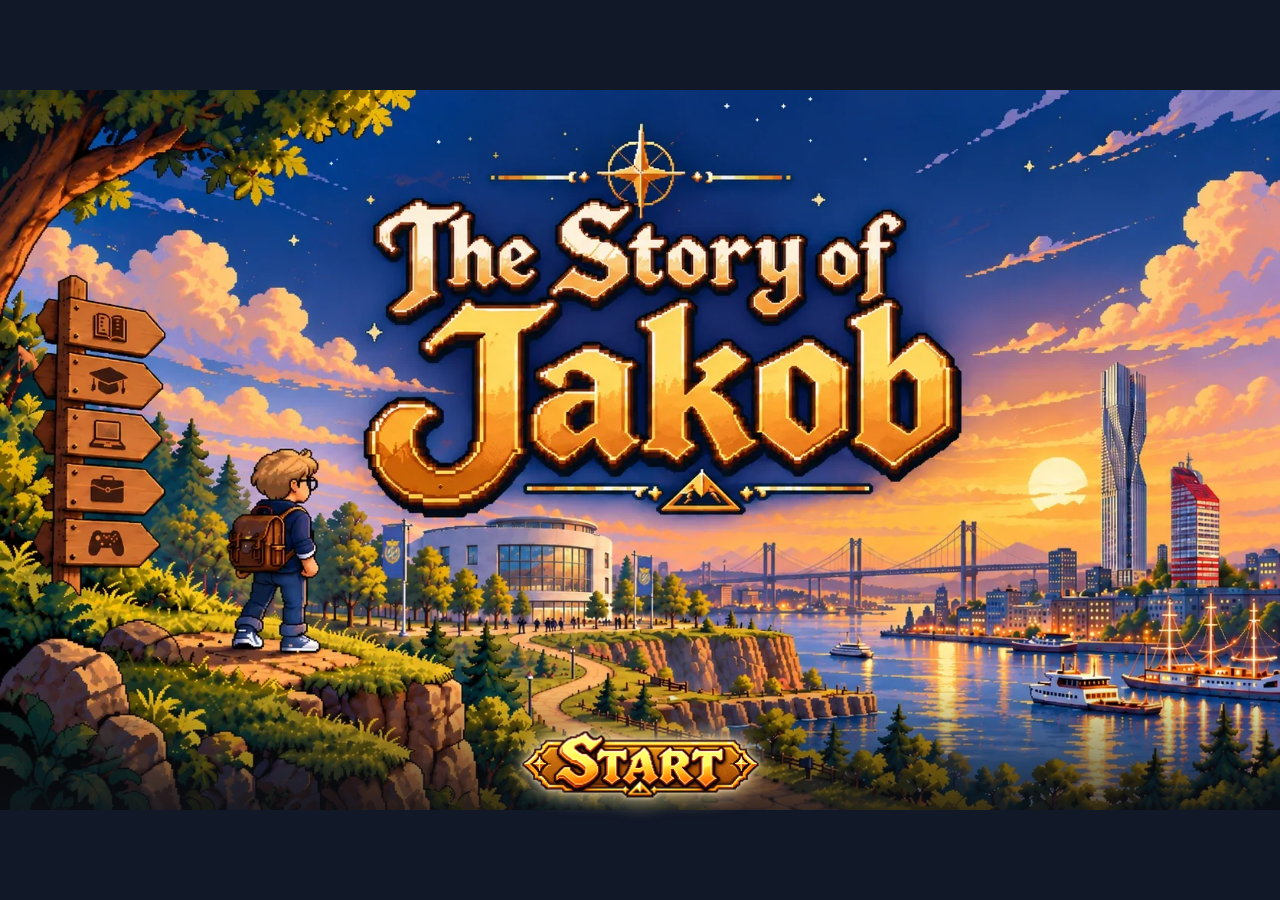
<file: index.html>
<!doctype html>
<html lang="en">
  <head>
    <meta charset="utf-8">
    <meta name="viewport" content="width=device-width, initial-scale=1">
    <!-- Private application link, not a public site -- stays out of
         search results permanently, not just until launch. See also
         robots.txt. -->
    <meta name="robots" content="noindex, nofollow">
    <title>The Story of Jakob</title>
    <link rel="icon" href="data:,">
    <link rel="stylesheet" href="./css/style.css">
    <link rel="stylesheet" href="./css/ui.css">
    <script type="module" src="./js/main.js"></script>
  </head>
  <body>
    <div id="viewport">
      <canvas id="game" width="1280" height="720" aria-label="The Story of Jakob gameplay canvas">
        Your browser does not support canvas.
      </canvas>

      <!-- Control copy for the short opening tutorial. Gameplay stays on
           canvas; the words stay sharp in the DOM at every window size. -->
      <div id="tutorial-hints" class="tutorial-hints" hidden aria-label="Opening controls">
        <span>Move with A and D<br>or arrow keys</span>
        <span>Jump with Space</span>
        <span>Shoot with F or<br>left click</span>
      </div>

      <!--
        Real DOM title screen (PLAN.md task 4.1), replacing game.js's
        placeholder. AGENTS.md §5: menus are never drawn on canvas. Shown/
        hidden by ui.js; the Start button hands off to game.js.
      -->
      <div id="title-screen" class="dom-screen title-screen">
        <div class="title-content">
          <!-- The title is painted into the title art (assets/ui/
               title-screen.webp); these stay for screen readers. -->
          <h1 class="visually-hidden">The Story of Jakob</h1>
          <p class="visually-hidden">An interactive CV — a short playable application for Paradox Interactive.</p>

          <div class="title-actions">
            <button id="start-button" type="button" disabled><img src="./assets/ui/start-button.webp" alt="Start" width="480" height="134"></button>
            <!--
              Task 4.2: title renders immediately, Start stays disabled
              and this shows a percentage until the asset manifest
              (assets.js) has loaded. aria-live so a screen reader
              announces when it's ready without the page moving focus.
            -->
            <p id="loading-status" class="loading-status" aria-live="polite">
              Loading… <span id="loading-percent">0%</span>
            </p>
          </div>
        </div>
      </div>

      <!--
        Real DOM comic viewer (PLAN.md task 4.3; task 2, playtest round 2,
        switched it from one-panel-at-a-time to a stacking read). Advancing
        appends another panel frame to #comic-panel-list and smoothly
        scrolls it into view -- earlier panels stay put, scrolled up.
        comics.js owns building each panel's frame/bubbles from
        comic-data.js; #comic-scroll is the only element that scrolls, so
        .comic-hint (a direct child of #comic-screen, not of the scrolling
        region) stays fixed on screen throughout. Shown/hidden by ui.js in
        lockstep with game.js's state.
      -->
      <div id="comic-screen" class="dom-screen comic-screen" hidden>
        <div id="comic-scroll" class="comic-scroll">
          <div id="comic-panel-list" class="comic-panel-list"></div>
        </div>
        <p class="comic-hint">Click or press Space to continue</p>
      </div>

      <!--
        The utspring title card (PLAN.md task 3.5). Narrative copy, so it
        is DOM and not canvas (AGENTS.md §5) -- reusing this same UI layer
        rather than drawing text into the game. "studentmössa" is never
        translated (AGENTS.md §3); the gloss beside it is.

        game.js drives both `hidden` and `opacity` from simulation time,
        so the hold and the fade freeze and resume with the rest of the
        game when the tab is hidden -- a CSS transition would keep running
        while the simulation was paused. pointer-events stay off in the
        stylesheet so it can never sit in front of the persistent controls.
      -->
      <div id="studentmossa-card" class="studentmossa-card" hidden>
        <p class="studentmossa-card-title">Studentmössa</p>
        <p class="studentmossa-card-body">Swedish graduation cap. Earned, not given.</p>
      </div>

      <!--
        Focus/visibility hint (PLAN.md task 3.10). The simulation freezes
        whenever the window loses focus, and one line over the frozen
        frame is what keeps a stopped game reading as "waiting for you"
        rather than "crashed". It used to be drawn on the canvas, which
        AGENTS.md §5 does not allow -- canvas renders gameplay only, and
        this is UI copy. game.js owns when it shows; ui.js owns the
        element.

        Not a pause menu (task 3.10 forbids one) and not interactive:
        pointer-events stay off in the stylesheet so the click that
        dismisses it reaches the canvas and restores focus, exactly as it
        did before.
      -->
      <div id="resume-hint" class="resume-hint" hidden>
        <p class="resume-hint-text">Click to resume</p>
      </div>

      <!--
        The Clinic reception's "Try again / Skip this round" choice
        (reception.js). Appears only after the same round has been failed
        twice in a row, so nobody can be stuck there (AGENTS.md §2). A
        choice is UI, so it is DOM (AGENTS.md §5); reception.js owns when
        it shows, ui.js owns the element.
      -->
      <div id="reception-choice" class="reception-choice" hidden>
        <p class="reception-choice-text">Busy day at the front desk.</p>
        <div class="reception-choice-actions">
          <button id="reception-retry" class="reception-choice-button" type="button">Try again</button>
          <button id="reception-skip" class="reception-choice-button" type="button">Skip this round</button>
        </div>
      </div>

      <!--
        The Clinic reception's Retry (reception.js): after a failed Round 3
        the arena opens up and play simply continues -- this small,
        optional button is for anyone who wants another go, and disappears
        once they walk on past the desk. Deliberately low-key, like the
        persistent controls; it must never read as "you have to do this".
      -->
      <button id="reception-retry-final" class="reception-retry-final" type="button" hidden>Retry the front desk</button>

      <!--
        Persistent controls (PLAN.md task 4.4, AGENTS.md §5): Skip to
        application and Mute/Unmute, present during gameplay and comics.
        Last in #viewport so it paints above both the canvas and the
        comic screen without needing a z-index. Hidden on the title
        screen, which already has its own Skip link. Not a settings menu
        -- these two controls are the entire out-of-game UI.
      -->
      <!-- Skip to application sits alone in the bottom-left corner; volume
           and mute in the bottom-right. The title screen shows only Start. -->
      <div id="persistent-controls" class="persistent-controls" hidden>
        <a class="persistent-control skip-control" href="./application.html">Skip to application</a>
        <label class="persistent-control volume-control">
          Volume
          <input id="volume-slider" type="range" min="0" max="100" step="5" value="100" aria-label="Music volume">
        </label>
        <button id="mute-button" class="persistent-control" type="button">Mute</button>
      </div>
    </div>

    <!--
      Mobile fallback (PLAN.md task 4.8, AGENTS.md §6: "No mobile
      gameplay... A recruiter on a phone must never see a black canvas").
      Pure CSS, no JS dependency, so it can never fail open into a blank
      or broken page: style.css shows this and hides #viewport under
      `@media (pointer: coarse)`, the standard signal for a touch-primary
      device. application.html already doubles as the mobile fallback
      destination (task 4.7), so this is just the explanation plus one
      link there, not a second copy of its content.
    -->
    <div id="mobile-fallback">
      <div class="mobile-fallback-content">
        <h1>The Story of Jakob</h1>
        <p>
          This is a browser game, played with a keyboard — it needs a
          desktop or laptop.
        </p>
        <p>On mobile, here's the application directly:</p>
        <a class="mobile-fallback-cta" href="./application.html">Open the application</a>
      </div>
    </div>
  </body>
</html>
</file>
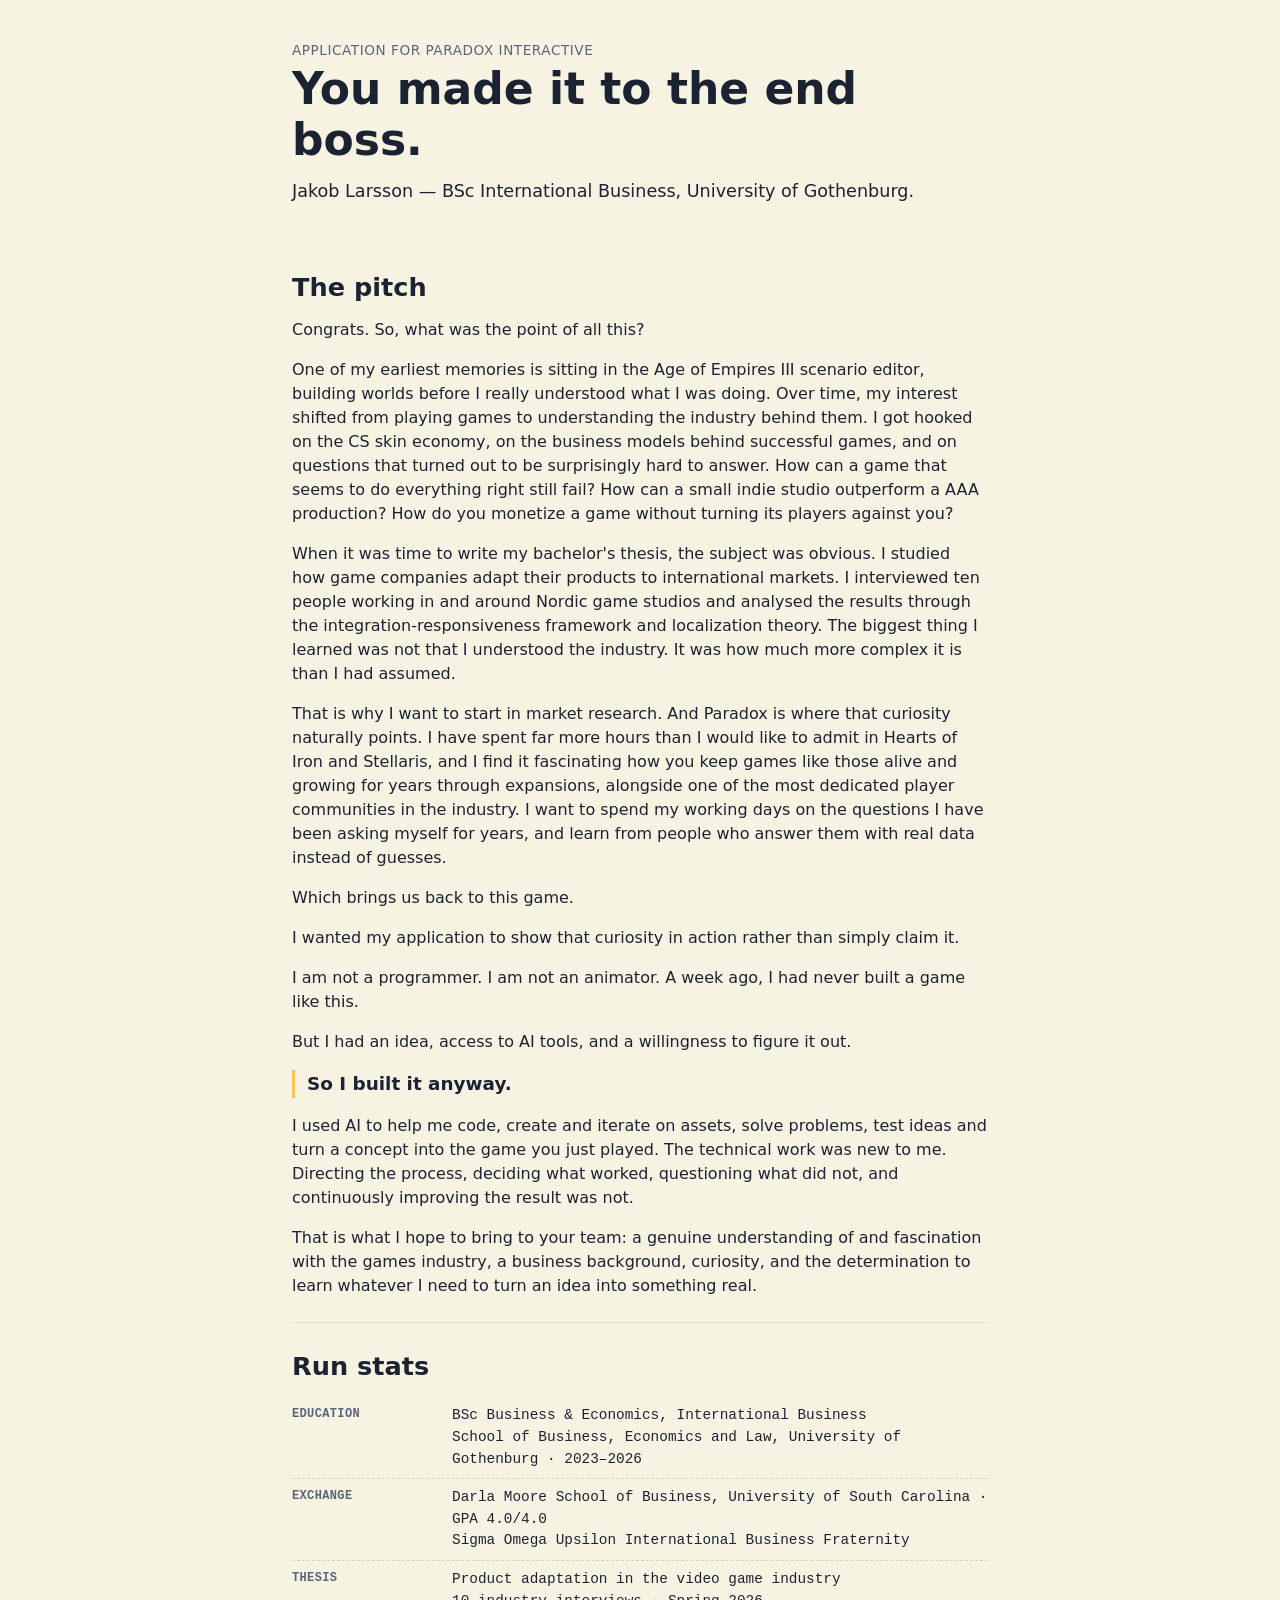
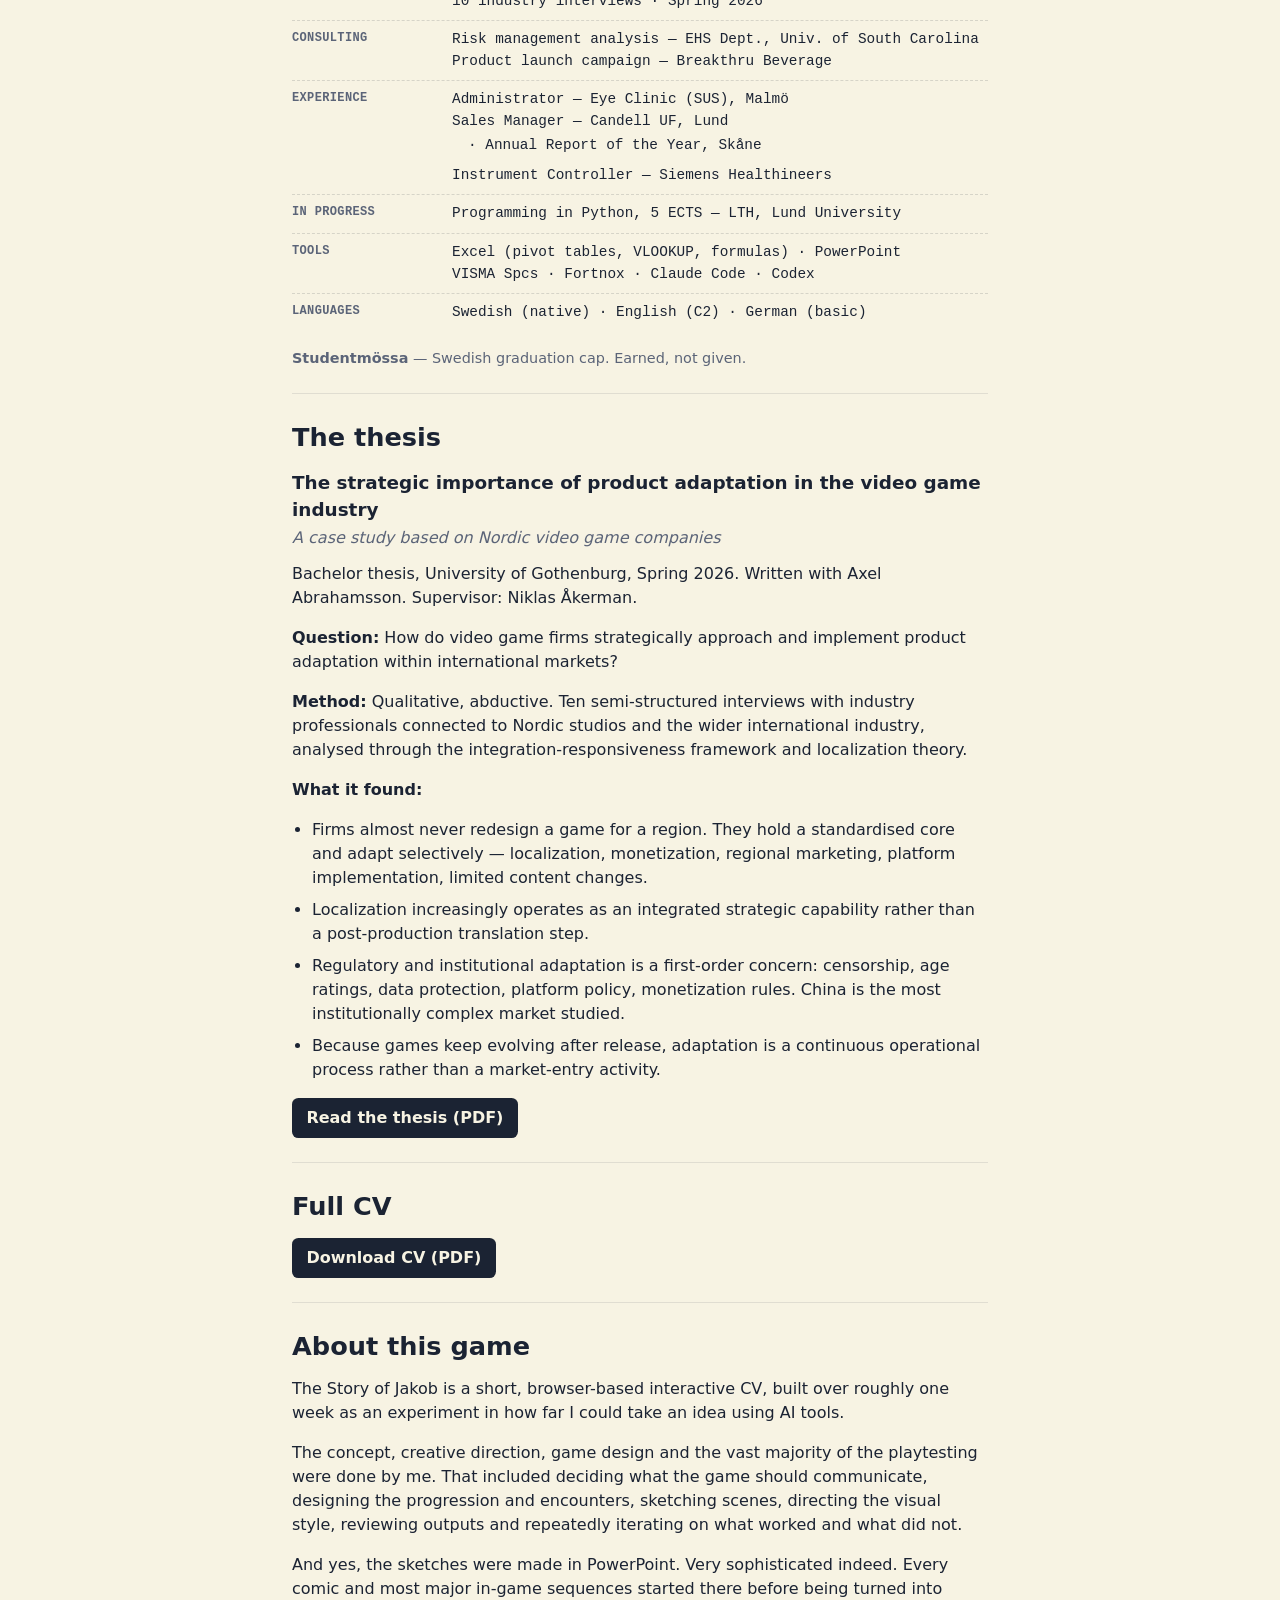
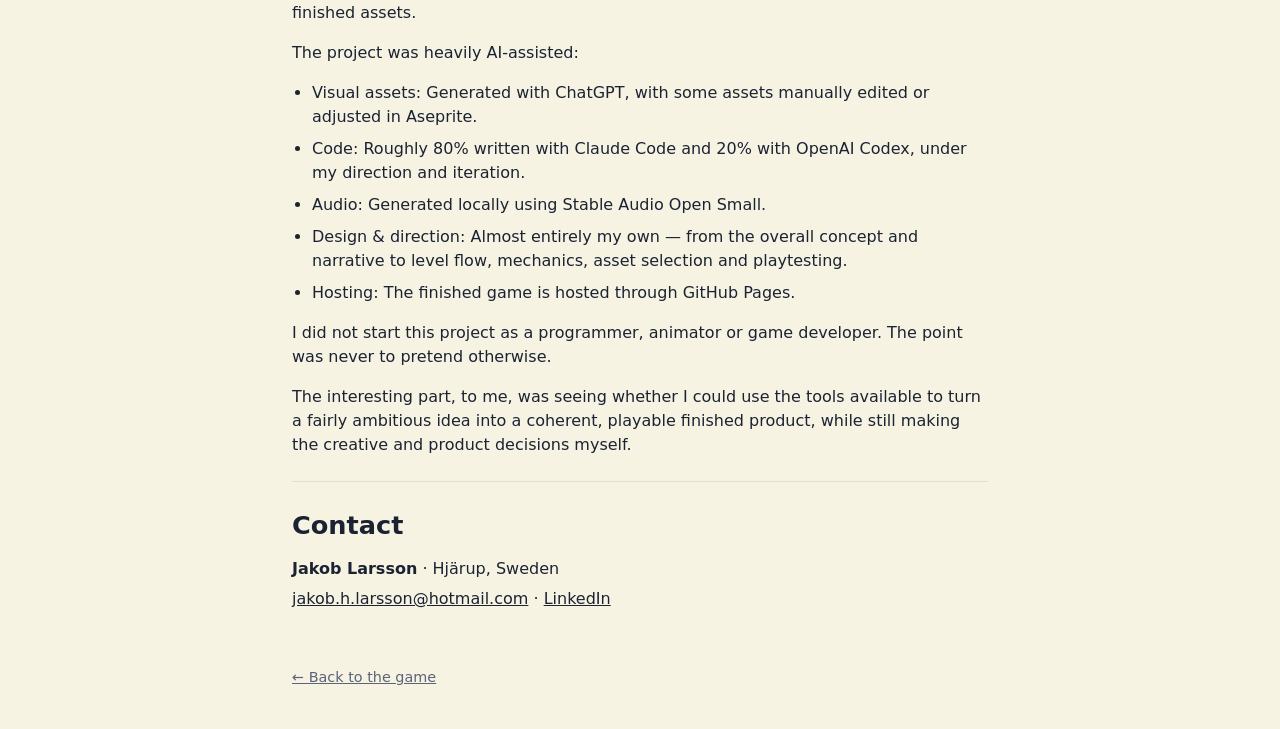
<file: application.html>
<!doctype html>
<html lang="en">
  <head>
    <meta charset="utf-8">
    <meta name="viewport" content="width=device-width, initial-scale=1">
    <!-- Private application link, not a public site -- stays out of
         search results permanently, not just until launch. See also
         robots.txt. -->
    <meta name="robots" content="noindex, nofollow">
    <title>The Story of Jakob — Application</title>
    <link rel="icon" href="data:,">
    <link rel="stylesheet" href="./css/application.css">
  </head>
  <body>
    <!--
      Standalone destination screen. Reachable directly, via "Skip to
      application" (task 4.4), or as the end of the game (task 4.9).

      Structure and copy source: APPLICATION-CONTENT.md (project chat,
      PLAN.md task 4.5). Seven blocks, one scrolling column, no nav --
      short enough to skim. Copy here is transcribed verbatim from that
      file; it is draft, not final (see the DRAFT_COPY band below), but
      it is not this file's job to edit it -- see APPLICATION-CONTENT.md
      for anything that still needs Jakob's input (LinkedIn URL, thesis
      shareability, role/reference number, deadline).
    -->

    <!-- DRAFT_COPY (config.js) gates this; see the module script at the
         end of <body>. Visible by default so a script failure fails
         toward showing the warning, not hiding it. -->
    <div id="draft-band" class="draft-band">DRAFT — NOT FOR SEND</div>

    <header class="hero">
      <p class="eyebrow">Application for Paradox Interactive</p>
      <h1>You made it to the end boss.</h1>
      <p class="lead">Jakob Larsson — BSc International Business, University of Gothenburg.</p>
    </header>

    <main>
      <section id="pitch" aria-labelledby="pitch-heading">
        <h2 id="pitch-heading">The pitch</h2>
        <p>Congrats. So, what was the point of all this?</p>
        <p>One of my earliest memories is sitting in the Age of Empires III scenario editor, building worlds before I really understood what I was doing. Over time, my interest shifted from playing games to understanding the industry behind them. I got hooked on the CS skin economy, on the business models behind successful games, and on questions that turned out to be surprisingly hard to answer. How can a game that seems to do everything right still fail? How can a small indie studio outperform a AAA production? How do you monetize a game without turning its players against you?</p>
        <p>When it was time to write my bachelor's thesis, the subject was obvious. I studied how game companies adapt their products to international markets. I interviewed ten people working in and around Nordic game studios and analysed the results through the integration-responsiveness framework and localization theory. The biggest thing I learned was not that I understood the industry. It was how much more complex it is than I had assumed.</p>
        <p>That is why I want to start in market research. And Paradox is where that curiosity naturally points. I have spent far more hours than I would like to admit in Hearts of Iron and Stellaris, and I find it fascinating how you keep games like those alive and growing for years through expansions, alongside one of the most dedicated player communities in the industry. I want to spend my working days on the questions I have been asking myself for years, and learn from people who answer them with real data instead of guesses.</p>
        <p>Which brings us back to this game.</p>
        <p>I wanted my application to show that curiosity in action rather than simply claim it.</p>
        <p>I am not a programmer. I am not an animator. A week ago, I had never built a game like this.</p>
        <p>But I had an idea, access to AI tools, and a willingness to figure it out.</p>
        <p class="pitch-beat">So I built it anyway.</p>
        <p>I used AI to help me code, create and iterate on assets, solve problems, test ideas and turn a concept into the game you just played. The technical work was new to me. Directing the process, deciding what worked, questioning what did not, and continuously improving the result was not.</p>
        <p>That is what I hope to bring to your team: a genuine understanding of and fascination with the games industry, a business background, curiosity, and the determination to learn whatever I need to turn an idea into something real.</p>
      </section>

      <section id="run-stats" aria-labelledby="run-stats-heading">
        <h2 id="run-stats-heading">Run stats</h2>

        <dl class="stats">
          <div class="stats-row">
            <dt>Education</dt>
            <dd>
              BSc Business &amp; Economics, International Business<br>
              School of Business, Economics and Law, University of
              Gothenburg · 2023–2026
            </dd>
          </div>
          <div class="stats-row">
            <dt>Exchange</dt>
            <dd>
              Darla Moore School of Business, University of South Carolina ·
              GPA 4.0/4.0<br>
              Sigma Omega Upsilon International Business Fraternity
            </dd>
          </div>
          <div class="stats-row">
            <dt>Thesis</dt>
            <dd>
              Product adaptation in the video game industry<br>
              10 industry interviews · Spring 2026
            </dd>
          </div>
          <div class="stats-row">
            <dt>Consulting</dt>
            <dd>
              Risk management analysis — EHS Dept., Univ. of South
              Carolina<br>
              Product launch campaign — Breakthru Beverage
            </dd>
          </div>
          <div class="stats-row">
            <dt>Experience</dt>
            <dd>
              Administrator — Eye Clinic (SUS), Malmö<br>
              Sales Manager — Candell UF, Lund
              <ul class="stats-sublist">
                <li>Annual Report of the Year, Skåne</li>
              </ul>
              Instrument Controller — Siemens Healthineers
            </dd>
          </div>
          <div class="stats-row">
            <dt>In progress</dt>
            <dd>Programming in Python, 5 ECTS — LTH, Lund University</dd>
          </div>
          <div class="stats-row">
            <dt>Tools</dt>
            <dd>
              Excel (pivot tables, VLOOKUP, formulas) · PowerPoint<br>
              VISMA Spcs · Fortnox · Claude Code · Codex
            </dd>
          </div>
          <div class="stats-row">
            <dt>Languages</dt>
            <dd>Swedish (native) · English (C2) · German (basic)</dd>
          </div>
        </dl>

        <p class="studentmossa-note">
          <strong>Studentmössa</strong> — Swedish graduation cap. Earned, not
          given.
        </p>
      </section>

      <section id="thesis" aria-labelledby="thesis-heading">
        <h2 id="thesis-heading">The thesis</h2>

        <p class="thesis-title">
          The strategic importance of product adaptation in the video game
          industry
        </p>
        <p class="thesis-subtitle">
          A case study based on Nordic video game companies
        </p>
        <p>
          Bachelor thesis, University of Gothenburg, Spring 2026. Written
          with Axel Abrahamsson. Supervisor: Niklas Åkerman.
        </p>

        <p><strong>Question:</strong> How do video game firms strategically
        approach and implement product adaptation within international
        markets?</p>

        <p><strong>Method:</strong> Qualitative, abductive. Ten
        semi-structured interviews with industry professionals connected to
        Nordic studios and the wider international industry, analysed
        through the integration-responsiveness framework and localization
        theory.</p>

        <p><strong>What it found:</strong></p>
        <ul>
          <li>
            Firms almost never redesign a game for a region. They hold a
            standardised core and adapt selectively — localization,
            monetization, regional marketing, platform implementation,
            limited content changes.
          </li>
          <li>
            Localization increasingly operates as an integrated strategic
            capability rather than a post-production translation step.
          </li>
          <li>
            Regulatory and institutional adaptation is a first-order
            concern: censorship, age ratings, data protection, platform
            policy, monetization rules. China is the most institutionally
            complex market studied.
          </li>
          <li>
            Because games keep evolving after release, adaptation is a
            continuous operational process rather than a market-entry
            activity.
          </li>
        </ul>

        <p>
          <a class="button-link" href="./assets/docs/jakob-larsson-thesis.pdf" target="_blank" rel="noopener">Read the thesis (PDF)</a>
        </p>
      </section>

      <section id="cv" aria-labelledby="cv-heading">
        <h2 id="cv-heading">Full CV</h2>
        <p>
          <a class="button-link" href="./assets/docs/jakob-larsson-cv.pdf" target="_blank" rel="noopener">Download CV (PDF)</a>
        </p>
      </section>

      <section id="about-game" aria-labelledby="about-game-heading">
        <h2 id="about-game-heading">About this game</h2>
        <p>The Story of Jakob is a short, browser-based interactive CV, built over roughly one week as an experiment in how far I could take an idea using AI tools.</p>
        <p>The concept, creative direction, game design and the vast majority of the playtesting were done by me. That included deciding what the game should communicate, designing the progression and encounters, sketching scenes, directing the visual style, reviewing outputs and repeatedly iterating on what worked and what did not.</p>
        <p>And yes, the sketches were made in PowerPoint. Very sophisticated indeed. Every comic and most major in-game sequences started there before being turned into finished assets.</p>
        <p>The project was heavily AI-assisted:</p>
        <ul>
          <li>Visual assets: Generated with ChatGPT, with some assets manually edited or adjusted in Aseprite.</li>
          <li>Code: Roughly 80% written with Claude Code and 20% with OpenAI Codex, under my direction and iteration.</li>
          <li>Audio: Generated locally using Stable Audio Open Small.</li>
          <li>Design &amp; direction: Almost entirely my own — from the overall concept and narrative to level flow, mechanics, asset selection and playtesting.</li>
          <li>Hosting: The finished game is hosted through GitHub Pages.</li>
        </ul>
        <p>I did not start this project as a programmer, animator or game developer. The point was never to pretend otherwise.</p>
        <p>The interesting part, to me, was seeing whether I could use the tools available to turn a fairly ambitious idea into a coherent, playable finished product, while still making the creative and product decisions myself.</p>
      </section>

      <section id="contact" aria-labelledby="contact-heading">
        <h2 id="contact-heading">Contact</h2>
        <p class="contact-line">
          <strong>Jakob Larsson</strong> · Hjärup, Sweden
        </p>
        <p class="contact-line">
          <a href="mailto:jakob.h.larsson@hotmail.com">jakob.h.larsson@hotmail.com</a>
          ·
          <a href="https://www.linkedin.com/in/jakob-larsson-434626279/" target="_blank" rel="noopener">LinkedIn</a>
        </p>
      </section>
    </main>

    <footer>
      <a href="./index.html">&larr; Back to the game</a>
    </footer>

    <script type="module">
      import { DRAFT_COPY } from './js/config.js';
      if (!DRAFT_COPY) document.querySelector('#draft-band')?.remove();
    </script>
  </body>
</html>
</file>
<file: css/style.css>
html,
body {
  margin: 0;
  width: 100%;
  height: 100%;
}

body {
  display: grid;
  place-items: center;
  background: #111827;
}

/* Logical 1280x720 game area (AGENTS.md §5), scaled to fit the window at a
   fixed 16:9 aspect ratio. The canvas and every DOM screen (ui.css) stack
   inside it at the same size, so a DOM screen lines up with the canvas
   exactly and either can cover the other. */
#viewport {
  position: relative;
  width: min(100vw, calc(100vh * 16 / 9));
  aspect-ratio: 16 / 9;
}

#viewport > canvas {
  display: block;
  width: 100%;
  height: 100%;
  background: #243247;
}

/* Mobile fallback (task 4.8): hidden by default, swapped in for
   #viewport on a touch-primary device -- see the media query below. */
#mobile-fallback {
  display: none;
}

.mobile-fallback-content {
  display: flex;
  flex-direction: column;
  align-items: center;
  gap: 1.25rem;
  max-width: 26rem;
  padding: 2rem 1.5rem;
  text-align: center;
  color: #f7f3e3;
  font-family: system-ui, -apple-system, "Segoe UI", Roboto, Arial, sans-serif;
}

.mobile-fallback-content h1 {
  margin: 0;
  font-size: 1.75rem;
}

.mobile-fallback-content p {
  margin: 0;
  color: #8b93a5;
}

.mobile-fallback-cta {
  font-size: 1.1rem;
  padding: 0.75rem 2rem;
  background: #f6c453;
  color: #1b2333;
  border-radius: 0.4rem;
  text-decoration: none;
  font-weight: 700;
}

.mobile-fallback-cta:hover,
.mobile-fallback-cta:focus-visible {
  background: #ffd873;
}

@media (pointer: coarse) {
  #viewport {
    display: none;
  }

  #mobile-fallback {
    display: grid;
    place-items: center;
    width: 100%;
    height: 100%;
  }
}
</file>
<file: css/ui.css>
/* ui.css — DOM screens that layer over the canvas (Milestone 4). Each one
   is a full-cover child of #viewport (style.css positions/sizes it);
   this file only styles what's inside them. AGENTS.md §5: menus and
   narrative are DOM, never canvas. */

/* The reference image's three simple labels above the opening path. */
.tutorial-hints {
  position: absolute;
  top: 9%;
  left: 3%;
  width: 94%;
  display: grid;
  grid-template-columns: repeat(3, 1fr);
  align-items: start;
  gap: 1rem;
  pointer-events: none;
  text-align: center;
  color: #fff;
  font: 700 clamp(1.4rem, 3.2vw, 2.8rem)/1.2 system-ui, -apple-system, "Segoe UI", Roboto, Arial, sans-serif;
  text-shadow: 0 2px 4px #111827, 0 0 12px #111827;
}
.tutorial-hints[hidden] {
  display: none;
}

.dom-screen {
  position: absolute;
  inset: 0;
  display: flex;
  align-items: center;
  justify-content: center;
  background: #0d1117;
  color: #f7f3e3;
  font-family: system-ui, -apple-system, "Segoe UI", Roboto, Arial, sans-serif;
  text-align: center;
}

.dom-screen[hidden] {
  display: none;
}

/* Title screen (task 4.1). The author's title art fills the 16:9
   viewport (the title itself is painted into it); everything the player
   uses sits along the bottom middle, over a soft dark fade so the small
   text stays readable on the art. */

.title-screen {
  background: #0d1117 url("../assets/ui/title-screen.webp") center / cover no-repeat;
  align-items: flex-end;
}

.visually-hidden {
  position: absolute;
  width: 1px;
  height: 1px;
  overflow: hidden;
  clip-path: inset(50%);
  white-space: nowrap;
}

.title-content {
  width: 100%;
  display: flex;
  flex-direction: column;
  align-items: center;
  gap: 0.5rem;
  padding: 3rem 1rem 0.9rem;
  background: linear-gradient(to bottom, rgba(13, 17, 23, 0), rgba(13, 17, 23, 0.75));
  text-shadow: 0 1px 3px #0d1117;
}

.title-actions {
  width: 100%;
  display: flex;
  flex-direction: column;
  align-items: center;
  gap: 0.35rem;
}

/* The Start button is the author's art (assets/ui/start-button.webp);
   the button itself is only the click target around it. */
#start-button {
  width: 18%;
  min-width: 150px;
  padding: 0;
  background: none;
  border: none;
  cursor: pointer;
  transition: transform 0.12s ease, filter 0.12s ease;
}

#start-button img {
  display: block;
  width: 100%;
  height: auto;
}

#start-button:hover,
#start-button:focus-visible {
  transform: scale(1.05);
  filter: brightness(1.12) drop-shadow(0 0 10px rgba(255, 200, 90, 0.6));
  outline: none;
}

#start-button:focus-visible {
  filter: brightness(1.12) drop-shadow(0 0 10px rgba(255, 200, 90, 0.6)) drop-shadow(0 0 2px #fff);
}

/* Greyed out until the asset manifest has loaded (task 4.2). */
#start-button:disabled {
  cursor: not-allowed;
  transform: none;
  filter: grayscale(0.85) brightness(0.7);
}

/* Task 4.2: visible only while the asset manifest is loading; ui.js
   hides it the instant Start is enabled. */
.loading-status {
  margin: 0;
  font-size: 0.85rem;
  color: #e6e9f0;
}

/* Comic viewer (task 4.3; task 2, playtest round 2: panels stack instead
   of replacing each other). #comic-screen itself does not scroll -- it
   stays a plain full-cover box so .comic-hint, a direct child of it, can
   sit fixed on screen the whole time. #comic-scroll is the one thing that
   scrolls, and holds #comic-panel-list, a centred column that grows
   downward as comics.js appends a frame per panel. */
.comic-screen {
  display: block; /* override .dom-screen's flex centring -- this screen scrolls a column instead */
  padding: 0;
}

.comic-scroll {
  position: absolute;
  inset: 0;
  overflow-y: auto;
  scroll-behavior: smooth;
}

.comic-panel-list {
  display: flex;
  flex-direction: column;
  align-items: center;
  gap: 2rem;
  min-height: 100%;
  box-sizing: border-box;
  /* Bottom padding roomy enough that scrolling the last panel to the
     middle of the viewport (comics.js's scrollIntoView) never leaves it
     hidden under .comic-hint, and top padding so the first panel doesn't
     start jammed against the screen edge. */
  padding: 3rem 1rem 12rem;
}

/* Each panel's own frame. No explicit size -- it shrink-wraps to its
   image, which is capped by max-width/max-height while keeping its own
   aspect ratio (never cropped or stretched; panels vary in shape). That
   makes the frame exactly the letterboxed image's box, so a panel's
   bubbles, positioned as percentages of ITS frame, land on the artwork
   correctly at any scale regardless of how tall neighbouring panels are. */
.comic-frame {
  position: relative;
  max-width: 100%;
  max-height: 82vh; /* a single panel never eats the whole scrollable view */
  line-height: 0; /* no inline-image baseline gap under the frame */
}

/* Side-by-side panels (comics.js): one row, each panel appearing on its
   own click. A waiting panel already takes its space, just unseen. */
.comic-row {
  display: flex;
  gap: 0.75rem;
  max-width: 100%;
}

.comic-row .comic-frame {
  min-width: 0;
}

.comic-frame--waiting {
  visibility: hidden;
}

.comic-panel-image {
  display: block;
  max-width: 100%;
  max-height: 82vh;
  width: auto;
  height: auto;
}

.comic-bubble-layer {
  position: absolute;
  inset: 0;
  pointer-events: none;
}

/* Small and out of the way -- without it a non-gamer sits looking at the
   first panel wondering whether the game has frozen (PLAN.md 4.3). A
   direct child of #comic-screen (not of #comic-scroll), so it stays put
   on screen while the panel list underneath it scrolls. */
.comic-hint {
  position: absolute;
  left: 50%;
  bottom: 1rem;
  transform: translateX(-50%);
  margin: 0;
  padding: 0.3rem 0.9rem;
  font-size: 0.8rem;
  color: #8b93a5;
  background: rgba(13, 17, 23, 0.6);
  border-radius: 999px;
  pointer-events: none;
}

.comic-bubble {
  /* x/y (comic-data.js) place the bubble's own top-left corner. */
  position: absolute;
  background: #f7f3e3;
  color: #1b2333;
  border: 2px solid #1b2333;
  border-radius: 0.7rem;
  padding: 0.5em 0.75em;
  font-family: system-ui, -apple-system, "Segoe UI", Roboto, Arial, sans-serif;
  font-weight: 700;
  font-size: clamp(0.65rem, 1.6vw, 1.05rem);
  line-height: 1.25;
  text-align: center;
  box-shadow: 0 2px 6px rgba(0, 0, 0, 0.35);
}

.comic-bubble--thought {
  border-radius: 1.3rem;
}

/* Speech: a pointed triangle tail on the side the speaker is on.
   Thought: two trailing circles instead, same side. */
.comic-bubble--tail-left::after,
.comic-bubble--tail-right::after,
.comic-bubble--tail-up::after,
.comic-bubble--tail-down::after {
  content: '';
  position: absolute;
}

.comic-bubble--speech.comic-bubble--tail-left::after {
  left: -12px;
  top: 50%;
  transform: translateY(-50%);
  border: 9px solid transparent;
  border-right-color: #1b2333;
}

.comic-bubble--speech.comic-bubble--tail-right::after {
  right: -12px;
  top: 50%;
  transform: translateY(-50%);
  border: 9px solid transparent;
  border-left-color: #1b2333;
}

.comic-bubble--speech.comic-bubble--tail-up::after {
  left: 50%;
  top: -12px;
  transform: translateX(-50%);
  border: 9px solid transparent;
  border-bottom-color: #1b2333;
}

.comic-bubble--speech.comic-bubble--tail-down::after {
  left: 50%;
  bottom: -12px;
  transform: translateX(-50%);
  border: 9px solid transparent;
  border-top-color: #1b2333;
}

.comic-bubble--thought::before,
.comic-bubble--thought::after {
  content: '';
  position: absolute;
  border-radius: 50%;
  background: #f7f3e3;
  border: 2px solid #1b2333;
}

.comic-bubble--thought::before {
  width: 12px;
  height: 12px;
}

.comic-bubble--thought::after {
  width: 7px;
  height: 7px;
}

.comic-bubble--thought.comic-bubble--tail-left::before { left: -16px; top: 50%; transform: translateY(-50%); }
.comic-bubble--thought.comic-bubble--tail-left::after { left: -26px; top: 50%; transform: translateY(-50%); }

.comic-bubble--thought.comic-bubble--tail-right::before { right: -16px; top: 50%; transform: translateY(-50%); }
.comic-bubble--thought.comic-bubble--tail-right::after { right: -26px; top: 50%; transform: translateY(-50%); }

.comic-bubble--thought.comic-bubble--tail-up::before { left: 50%; top: -16px; transform: translateX(-50%); }
.comic-bubble--thought.comic-bubble--tail-up::after { left: 50%; top: -28px; transform: translateX(-50%); }

.comic-bubble--thought.comic-bubble--tail-down::before { left: 50%; bottom: -16px; transform: translateX(-50%); }
.comic-bubble--thought.comic-bubble--tail-down::after { left: 50%; bottom: -28px; transform: translateX(-50%); }

/* Persistent controls (task 4.4): Skip to application and Mute/Unmute,
   present during gameplay and comics. Small, low contrast, corner-pinned
   so it never competes with the game for attention -- the opposite
   styling from the title screen's own, much bigger Skip link. Last child
   of #viewport (index.html), so it paints above the canvas and the comic
   screen with no z-index needed. */
/* A bottom bar the width of the play area: Skip to application at the
   far left, volume and mute at the far right. The bar itself lets clicks
   through (left click fires), only the controls catch them. */
.persistent-controls {
  position: absolute;
  left: 0.6rem;
  right: 0.6rem;
  bottom: 0.6rem;
  display: flex;
  gap: 0.6rem;
  pointer-events: none;
  font-family: system-ui, -apple-system, "Segoe UI", Roboto, Arial, sans-serif;
}

.persistent-controls[hidden] {
  display: none;
}

.persistent-control {
  pointer-events: auto;
  font: inherit;
  font-size: 0.75rem;
  color: rgba(247, 243, 227, 0.55);
  background: rgba(13, 17, 23, 0.45);
  border: none;
  border-radius: 999px;
  padding: 0.3rem 0.7rem;
  text-decoration: none;
  cursor: pointer;
}

.persistent-control:hover,
.persistent-control:focus-visible {
  color: #f7f3e3;
  background: rgba(13, 17, 23, 0.75);
}

.skip-control {
  margin-right: auto; /* pushes volume and mute to the far right */
}

/* The volume slider: a pill like its neighbours, with the slider inside. */
.volume-control {
  display: flex;
  align-items: center;
  gap: 0.4rem;
}

.volume-control:focus-within {
  color: #f7f3e3;
  background: rgba(13, 17, 23, 0.75);
}

.volume-control input {
  width: 4.5rem;
  height: 0.8rem;
  margin: 0;
  accent-color: rgba(247, 243, 227, 0.7);
  cursor: pointer;
}

/* ---------------------------------------------------------------------
   The utspring title card (PLAN.md task 3.5)

   Shown for about two seconds at the end of the staircase run, then
   faded out. Its opacity is set by game.js from simulation time, not by
   a CSS transition, so there is deliberately no `transition` here --
   see index.html for why.

   Sits low and centered so it never covers the player at the bottom of
   the staircase, and never takes pointer events: the persistent Skip to
   application and Mute controls stay clickable throughout the sequence.
   --------------------------------------------------------------------- */
/* Focus/visibility hint (task 3.10). Covers the frozen frame, never the
   title or comic screens -- game.js only shows it during gameplay.
   pointer-events off so the click that dismisses it lands on the canvas
   and gives the page focus back. */
.resume-hint {
  position: absolute;
  inset: 0;
  z-index: 2;
  display: flex;
  align-items: center;
  justify-content: center;
  pointer-events: none;
  background: rgba(13, 17, 23, 0.55);
  font-family: system-ui, -apple-system, "Segoe UI", Roboto, Arial, sans-serif;
}

.resume-hint[hidden] {
  display: none;
}

.resume-hint-text {
  margin: 0;
  font-size: 1.4rem;
  color: #f7f3e3;
}

.studentmossa-card {
  position: absolute;
  left: 50%;
  bottom: 12%;
  transform: translateX(-50%);
  z-index: 3;
  pointer-events: none;
  max-width: 72%;
  padding: 1.1rem 2.2rem;
  text-align: center;
  background: rgba(13, 17, 23, 0.82);
  border: 1px solid rgba(247, 243, 227, 0.22);
  border-radius: 6px;
}

.studentmossa-card[hidden] {
  display: none;
}

.studentmossa-card-title {
  margin: 0;
  font-size: 2rem;
  font-weight: 700;
  letter-spacing: 0.02em;
  color: #f7f3e3;
}

.studentmossa-card-body {
  margin: 0.4rem 0 0;
  font-size: 1.05rem;
  color: rgba(247, 243, 227, 0.78);
}

/* ---------------------------------------------------------------------
   The Clinic reception's "Try again / Skip this round" choice
   (reception.js). A small card over the top of the frozen arena, not a
   full-screen cover: the round the player just failed stays visible
   behind it.
   --------------------------------------------------------------------- */

.reception-choice {
  position: absolute;
  top: 34%;
  left: 50%;
  transform: translate(-50%, -50%);
  padding: 1.1rem 1.6rem 1.3rem;
  background: rgba(13, 17, 23, 0.88);
  border: 2px solid #1f4e6b;
  border-radius: 0.8rem;
  color: #f7f3e3;
  font-family: system-ui, -apple-system, "Segoe UI", Roboto, Arial, sans-serif;
  text-align: center;
}

.reception-choice[hidden] {
  display: none;
}

.reception-choice-text {
  margin: 0 0 0.9rem;
  font-size: 1.1rem;
}

.reception-choice-actions {
  display: flex;
  gap: 0.8rem;
  justify-content: center;
}

.reception-choice-button {
  font: inherit;
  font-size: 1rem;
  padding: 0.5rem 1.2rem;
  border: none;
  border-radius: 0.4rem;
  cursor: pointer;
  background: #4a5568;
  color: #f7f3e3;
}

.reception-choice-button:first-child {
  background: #f6c453;
  color: #1b2333;
}

.reception-choice-button:hover,
.reception-choice-button:focus-visible {
  filter: brightness(1.12);
}

/* Round 3's optional Retry (reception.js): bottom centre, small and quiet,
   in the same visual family as the persistent controls. */
.reception-retry-final {
  position: absolute;
  left: 50%;
  bottom: 0.6rem;
  transform: translateX(-50%);
  font-family: system-ui, -apple-system, "Segoe UI", Roboto, Arial, sans-serif;
  font-size: 0.8rem;
  color: rgba(247, 243, 227, 0.8);
  background: rgba(13, 17, 23, 0.55);
  border: 1px solid rgba(247, 243, 227, 0.25);
  border-radius: 999px;
  padding: 0.35rem 0.9rem;
  cursor: pointer;
}

.reception-retry-final[hidden] {
  display: none;
}

.reception-retry-final:hover,
.reception-retry-final:focus-visible {
  color: #f7f3e3;
  background: rgba(13, 17, 23, 0.8);
}
</file>
<file: css/application.css>
/* Application screen — standalone destination page, doubles as the mobile
   fallback (PLAN.md 4.7). Mobile-first: base rules target ~375px wide, wider
   viewports get a centered, wider column below.

   Structure: seven blocks, one scrolling column, no nav (PLAN.md task 4.5 --
   project chat: a nav signals "this is long", which is the opposite of what
   this page wants). */

:root {
  --ink: #1b2333;
  --paper: #f7f3e3;
  --muted: #5b6478;
  --accent: #f6c453;
  --pending-border: #c9a227;
  --pending-bg: #fbf1cf;
  --draft-bg: #c9574b;
  --draft-ink: #fff6e8;
  --max-width: 46rem;
}

* {
  box-sizing: border-box;
}

html,
body {
  margin: 0;
  padding: 0;
}

body {
  background: var(--paper);
  color: var(--ink);
  font-family: system-ui, -apple-system, "Segoe UI", Roboto, Arial, sans-serif;
  line-height: 1.5;
}

/* DRAFT_COPY band (config.js): sticky, not fixed, so it doesn't cover
   content -- it occupies its own row, then stays pinned once scrolled
   past. Removed entirely by the module script at the end of the body
   when DRAFT_COPY is false. */
.draft-band {
  position: sticky;
  top: 0;
  z-index: 1;
  padding: 0.5rem 1rem;
  background: var(--draft-bg);
  color: var(--draft-ink);
  font-size: 0.85rem;
  font-weight: 700;
  letter-spacing: 0.04em;
  text-align: center;
  text-transform: uppercase;
}

header.hero,
main,
footer {
  padding: 1.5rem 1.25rem;
  max-width: var(--max-width);
  margin: 0 auto;
}

header.hero {
  padding-top: 2.5rem;
  padding-bottom: 1rem;
}

.eyebrow {
  margin: 0 0 0.25rem;
  font-size: 0.85rem;
  letter-spacing: 0.04em;
  text-transform: uppercase;
  color: var(--muted);
}

header.hero h1 {
  margin: 0 0 0.75rem;
  font-size: 2rem;
  line-height: 1.15;
}

.lead {
  font-size: 1.1rem;
  margin: 0 0 0.5rem;
}

main {
  padding-top: 1rem;
}

section {
  padding-block: 1.5rem;
  border-bottom: 1px solid rgba(27, 35, 51, 0.1);
}

section:last-child {
  border-bottom: none;
}

section h2 {
  margin: 0 0 0.75rem;
  font-size: 1.4rem;
}

section p {
  margin: 0 0 1rem;
}

section p:last-child {
  margin-bottom: 0;
}

section ul {
  margin: 0 0 1rem;
  padding-left: 1.25rem;
}

section ul li {
  margin-bottom: 0.5rem;
}

/* Run stats (task 4.5 block 3): "the CV as game results" -- label left,
   content right, monospace to read as a stats readout rather than prose. */
.stats {
  margin: 0;
  font-family: "SFMono-Regular", Consolas, "Liberation Mono", Menlo, monospace;
  font-size: 0.9rem;
}

.stats-row {
  display: grid;
  grid-template-columns: 1fr;
  gap: 0.15rem;
  padding-block: 0.5rem;
  border-bottom: 1px dashed rgba(27, 35, 51, 0.15);
}

.stats-row:last-child {
  border-bottom: none;
}

.stats dt {
  min-width: 0;
  font-weight: 700;
  letter-spacing: 0.03em;
  text-transform: uppercase;
  color: var(--muted);
  font-size: 0.75rem;
}

.stats dd {
  min-width: 0; /* grid items don't shrink below content size by default --
                    without this, the long monospace lines below overflow
                    the row instead of wrapping. */
  margin: 0;
  overflow-wrap: break-word;
}

.stats-sublist {
  list-style: none;
  margin: 0.15rem 0;
  padding-left: 1rem;
}

.stats-sublist li::before {
  content: '· ';
}

.studentmossa-note {
  margin-top: 1rem;
  font-size: 0.9rem;
  color: var(--muted);
}

.thesis-title {
  font-size: 1.15rem;
  font-weight: 700;
  margin: 0 0 0.15rem;
}

.thesis-subtitle {
  font-style: italic;
  color: var(--muted);
  margin: 0 0 0.75rem;
}

.contact-line {
  margin: 0 0 0.4rem;
}

.contact-line a {
  color: var(--ink);
}

/* A document that isn't ready is visibly pending, never a dead link --
   these are <span>s, not <a>, so there's nothing to click that does
   nothing (PLAN.md task 4.6). */
.link-pending {
  display: inline-block;
  color: var(--muted);
  border-bottom: 1px dashed var(--pending-border);
  cursor: not-allowed;
}

.link-pending--button {
  padding: 0.5rem 0.9rem;
  background: var(--pending-bg);
  border: 1px dashed var(--pending-border);
  border-radius: 0.4rem;
}

.button-link {
  display: inline-block;
  padding: 0.5rem 0.9rem;
  background: var(--ink);
  color: var(--paper);
  border-radius: 0.4rem;
  font-weight: 600;
  text-decoration: none;
}

.button-link:hover,
.button-link:focus-visible {
  background: var(--accent);
  color: var(--ink);
}

/* Author copy still to be written, left visible so it cannot ship unnoticed. */
.text-pending {
  background: var(--pending-bg);
  border-bottom: 1px dashed var(--pending-border);
  color: var(--muted);
}

footer {
  padding-top: 0.5rem;
  padding-bottom: 2.5rem;
  font-size: 0.9rem;
}

footer a {
  color: var(--muted);
}

@media (min-width: 700px) {
  header.hero h1 {
    font-size: 2.75rem;
  }

  section h2 {
    font-size: 1.6rem;
  }

  .stats-row {
    grid-template-columns: 9rem 1fr;
    gap: 1rem;
  }
}

/* Hero quick actions: the two things a recruiter most likely wants,
   reachable without scrolling. */
.hero-actions {
  display: flex;
  flex-wrap: wrap;
  gap: 0.6rem;
  margin: 1rem 0 0;
}

.button-link--quiet {
  background: transparent;
  color: var(--ink);
  box-shadow: inset 0 0 0 1.5px var(--ink);
}

/* The turn in the pitch -- one line given room to land. */
.pitch-beat {
  font-weight: 700;
  font-size: 1.15rem;
  padding-left: 0.75rem;
  border-left: 3px solid var(--accent);
}
</file>
